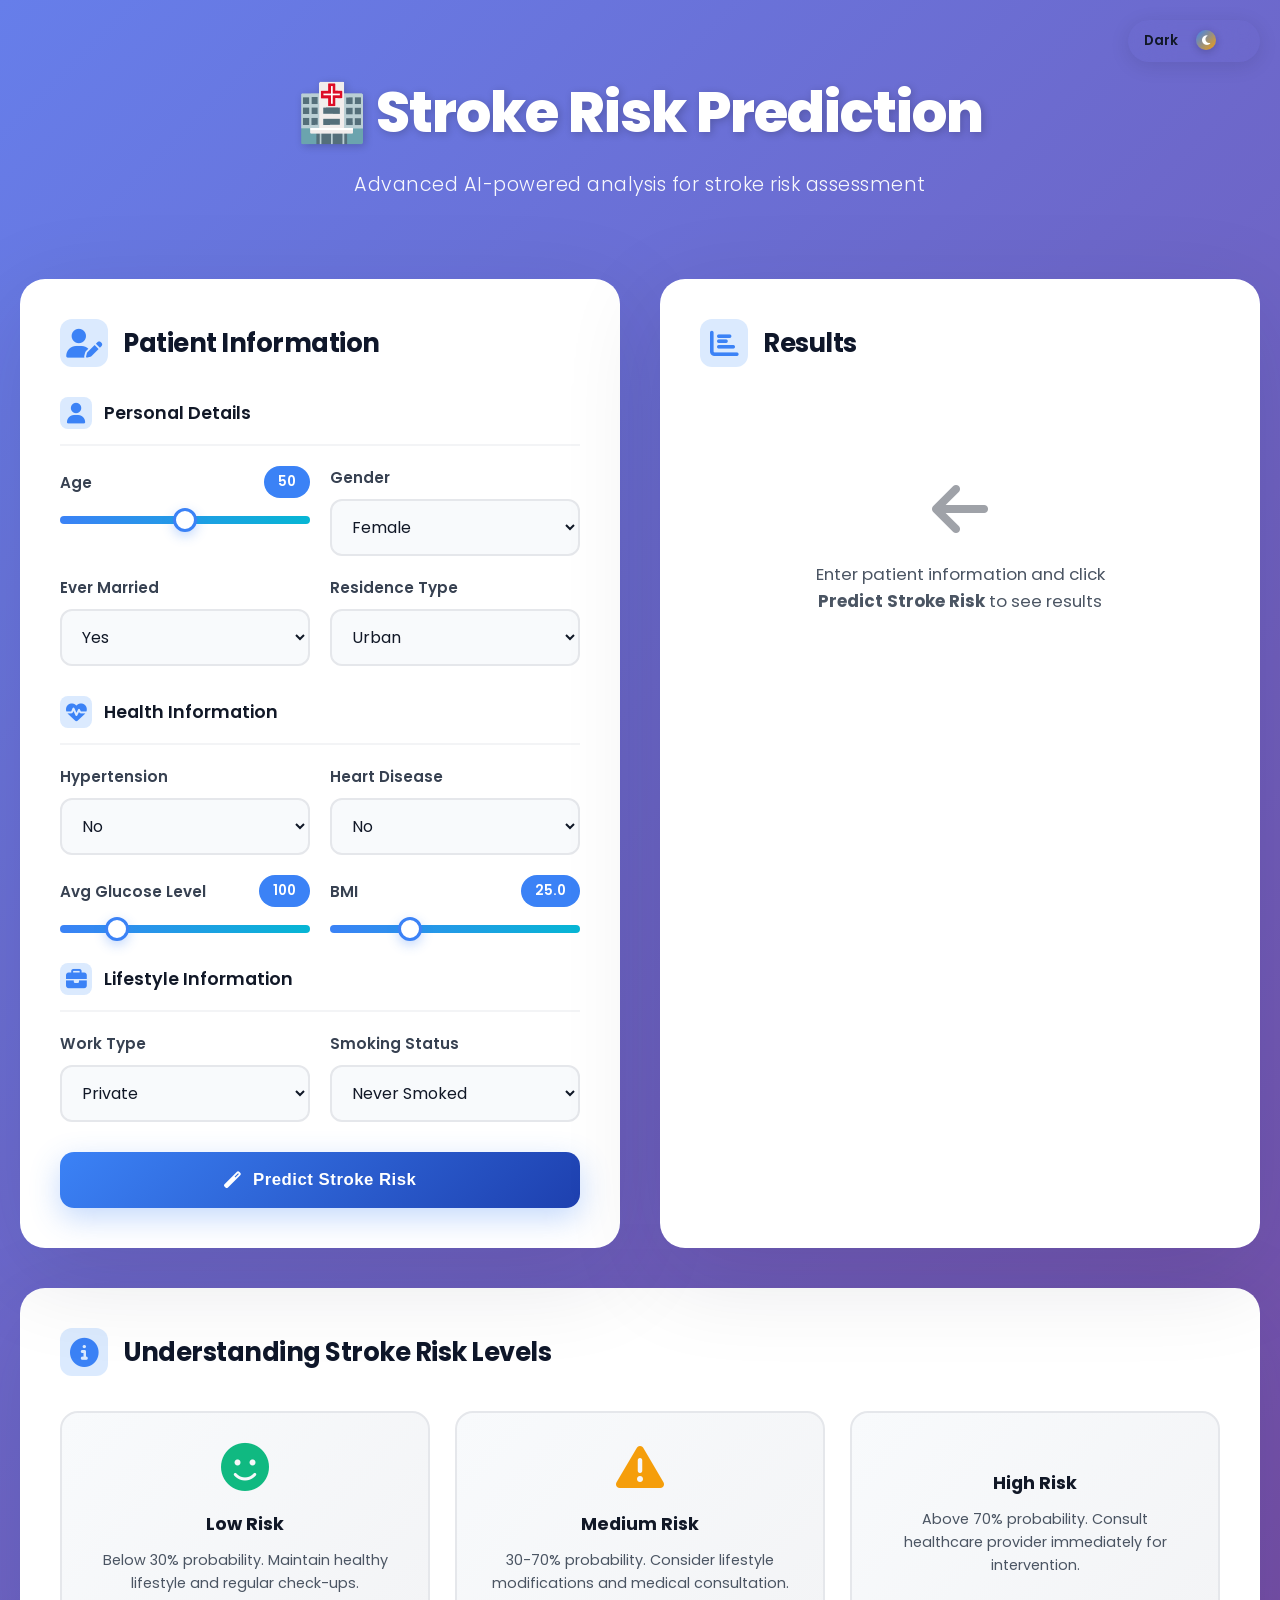
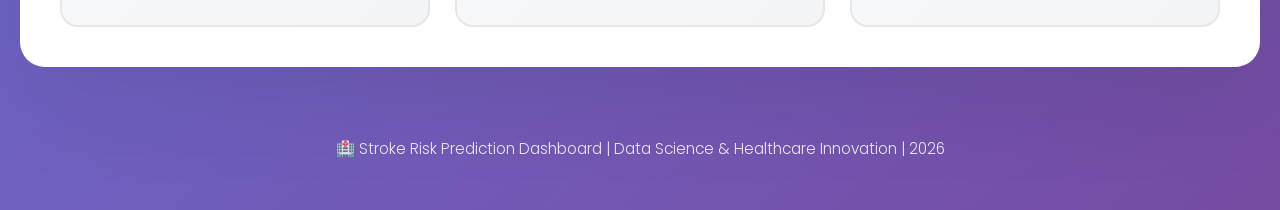
<file: templates/index.html>
<!DOCTYPE html>
<html lang="en">
<head>
    <meta charset="UTF-8">
    <meta name="viewport" content="width=device-width, initial-scale=1.0">
    <title>🏥 Stroke Risk Prediction Dashboard</title>
    <link href="https://fonts.googleapis.com/css2?family=Poppins:wght@300;400;500;600;700;800&family=Space+Mono:wght@400;700&display=swap" rel="stylesheet">
    <link rel="stylesheet" href="https://cdnjs.cloudflare.com/ajax/libs/font-awesome/6.4.0/css/all.min.css">
    <link rel="stylesheet" href="/static/css/theme-toggle.css">
    <style>
        :root {
            --primary: #3B82F6;
            --primary-dark: #1E40AF;
            --primary-light: #DBEAFE;
            --secondary: #06B6D4;
            --accent: #F59E0B;
            --success: #10B981;
            --danger: #EF4444;
            --warning: #F59E0B;
            --dark: #0F172A;
            --gray-900: #111827;
            --gray-800: #1F2937;
            --gray-700: #374151;
            --gray-600: #4B5563;
            --gray-200: #E5E7EB;
            --gray-100: #F3F4F6;
            --light: #F8FAFC;
            --white: #FFFFFF;
            --shadow: 0 20px 60px rgba(15, 23, 42, 0.08);
            --shadow-lg: 0 25px 100px rgba(15, 23, 42, 0.12);
        }

        * {
            margin: 0;
            padding: 0;
            box-sizing: border-box;
        }

        html {
            scroll-behavior: smooth;
        }

        body {
            font-family: 'Poppins', sans-serif;
            background: linear-gradient(135deg, #667eea 0%, #764ba2 100%);
            min-height: 100vh;
            padding: 20px;
            color: var(--gray-900);
        }

        .container {
            max-width: 1400px;
            margin: 0 auto;
        }

        /* Header */
        .header {
            text-align: center;
            color: white;
            padding: 50px 20px 40px;
            margin-bottom: 40px;
        }

        .header h1 {
            font-size: clamp(2rem, 5vw, 3.5rem);
            font-weight: 800;
            margin-bottom: 15px;
            text-shadow: 2px 2px 8px rgba(0,0,0,0.2);
            letter-spacing: -1px;
        }

        .header p {
            font-size: clamp(0.95rem, 2vw, 1.2rem);
            opacity: 0.95;
            font-weight: 300;
            letter-spacing: 0.5px;
        }

        /* Main Grid */
        .main-grid {
            display: grid;
            grid-template-columns: 1fr 1fr;
            gap: 40px;
            margin-bottom: 40px;
        }

        @media (max-width: 1024px) {
            .main-grid {
                grid-template-columns: 1fr;
                gap: 30px;
            }
        }

        /* Cards */
        .card {
            background: var(--white);
            border-radius: 25px;
            padding: 40px;
            box-shadow: var(--shadow-lg);
            transition: all 0.3s cubic-bezier(0.4, 0, 0.2, 1);
            backdrop-filter: blur(10px);
        }

        .card:hover {
            transform: translateY(-8px);
            box-shadow: 0 30px 90px rgba(15, 23, 42, 0.15);
        }

        @media (max-width: 640px) {
            .card {
                padding: 24px;
                border-radius: 20px;
            }
        }

        .card-title {
            font-size: 1.6rem;
            font-weight: 700;
            color: var(--dark);
            margin-bottom: 30px;
            display: flex;
            align-items: center;
            gap: 15px;
            letter-spacing: -0.5px;
        }

        .card-title i {
            color: var(--primary);
            font-size: 1.8rem;
            background: var(--primary-light);
            width: 48px;
            height: 48px;
            display: flex;
            align-items: center;
            justify-content: center;
            border-radius: 12px;
        }

        /* Form Styles */
        .form-section {
            margin-bottom: 30px;
        }

        .form-section:last-child {
            margin-bottom: 0;
        }

        .section-header {
            display: flex;
            align-items: center;
            gap: 12px;
            margin-bottom: 20px;
            padding-bottom: 15px;
            border-bottom: 2px solid var(--gray-100);
        }

        .section-header i {
            font-size: 1.3rem;
            width: 32px;
            height: 32px;
            display: flex;
            align-items: center;
            justify-content: center;
            border-radius: 8px;
            background: var(--primary-light);
            color: var(--primary);
        }

        .section-header h3 {
            font-size: 1.1rem;
            color: var(--gray-900);
            font-weight: 600;
        }

        .form-grid {
            display: grid;
            grid-template-columns: 1fr 1fr;
            gap: 20px;
        }

        @media (max-width: 768px) {
            .form-grid {
                grid-template-columns: 1fr;
                gap: 16px;
            }
        }

        .form-group {
            display: flex;
            flex-direction: column;
        }

        .form-group label {
            display: flex;
            align-items: center;
            justify-content: space-between;
            font-weight: 600;
            color: var(--gray-700);
            margin-bottom: 10px;
            font-size: 0.95rem;
        }

        .form-group input,
        .form-group select {
            width: 100%;
            padding: 14px 16px;
            border: 2px solid var(--gray-200);
            border-radius: 12px;
            font-size: 1rem;
            font-family: inherit;
            transition: all 0.3s ease;
            background: var(--light);
            color: var(--gray-900);
        }

        .form-group input::placeholder,
        .form-group select::placeholder {
            color: var(--gray-600);
        }

        .form-group input:hover,
        .form-group select:hover {
            border-color: var(--primary);
            background: var(--white);
        }

        .form-group input:focus,
        .form-group select:focus {
            outline: none;
            border-color: var(--primary);
            background: var(--white);
            box-shadow: 0 0 0 4px rgba(59, 130, 246, 0.1);
        }

        .form-group input[type="range"] {
            padding: 0;
            height: 8px;
            -webkit-appearance: none;
            background: linear-gradient(to right, var(--primary), var(--secondary));
            border-radius: 5px;
            border: none;
            cursor: pointer;
            margin-top: 8px;
        }

        .form-group input[type="range"]::-webkit-slider-thumb {
            -webkit-appearance: none;
            width: 24px;
            height: 24px;
            background: var(--white);
            border: 3px solid var(--primary);
            border-radius: 50%;
            cursor: pointer;
            box-shadow: 0 4px 12px rgba(59, 130, 246, 0.3);
            transition: all 0.2s ease;
        }

        .form-group input[type="range"]::-webkit-slider-thumb:hover {
            transform: scale(1.15);
            box-shadow: 0 6px 20px rgba(59, 130, 246, 0.5);
        }

        .form-group input[type="range"]::-moz-range-thumb {
            width: 24px;
            height: 24px;
            background: var(--white);
            border: 3px solid var(--primary);
            border-radius: 50%;
            cursor: pointer;
            box-shadow: 0 4px 12px rgba(59, 130, 246, 0.3);
            transition: all 0.2s ease;
        }

        .range-value {
            display: inline-block;
            background: var(--primary);
            color: white;
            padding: 6px 14px;
            border-radius: 20px;
            font-weight: 600;
            font-size: 0.85rem;
        }

        /* Predict Button */
        .predict-btn {
            width: 100%;
            padding: 18px 24px;
            background: linear-gradient(135deg, var(--primary) 0%, var(--primary-dark) 100%);
            color: white;
            border: none;
            border-radius: 14px;
            font-size: 1.05rem;
            font-weight: 700;
            cursor: pointer;
            transition: all 0.3s cubic-bezier(0.4, 0, 0.2, 1);
            display: flex;
            align-items: center;
            justify-content: center;
            gap: 12px;
            margin-top: 30px;
            letter-spacing: 0.5px;
            box-shadow: 0 10px 30px rgba(59, 130, 246, 0.3);
        }

        .predict-btn:hover:not(.loading) {
            transform: translateY(-3px);
            box-shadow: 0 15px 50px rgba(59, 130, 246, 0.5);
        }

        .predict-btn:active:not(.loading) {
            transform: translateY(-1px);
        }

        .predict-btn.loading {
            opacity: 0.8;
            pointer-events: none;
        }

        /* Results Section */
        .results-container {
            display: none;
            animation: fadeInUp 0.5s ease;
        }

        .results-container.show {
            display: block;
        }

        @keyframes fadeInUp {
            from {
                opacity: 0;
                transform: translateY(30px);
            }
            to {
                opacity: 1;
                transform: translateY(0);
            }
        }

        .placeholder {
            text-align: center;
            padding: 80px 20px;
            color: var(--gray-400);
        }

        .placeholder i {
            font-size: 4rem;
            margin-bottom: 20px;
            opacity: 0.4;
        }

        .placeholder p {
            font-size: 1.05rem;
            line-height: 1.6;
            color: var(--gray-600);
        }

        .result-card {
            background: linear-gradient(135deg, var(--light) 0%, var(--gray-100) 100%);
            border-radius: 16px;
            padding: 24px;
            margin-bottom: 20px;
            border: 2px solid var(--gray-200);
            border-left: 5px solid var(--primary);
            transition: all 0.3s ease;
        }

        .result-card:hover {
            transform: translateX(5px);
        }

        .result-card.low-risk {
            border-left-color: var(--success);
            background: linear-gradient(135deg, #ECFDF5 0%, #D1FAE5 100%);
            border-color: #A7F3D0;
        }

        .result-card.medium-risk {
            border-left-color: var(--warning);
            background: linear-gradient(135deg, #FFFBEB 0%, #FEF3C7 100%);
            border-color: #FDE68A;
        }

        .result-card.high-risk {
            border-left-color: var(--danger);
            background: linear-gradient(135deg, #FEF2F2 0%, #FEE2E2 100%);
            border-color: #FECACA;
        }

        .result-card h3 {
            font-size: 1.15rem;
            color: var(--gray-900);
            margin-bottom: 16px;
            display: flex;
            align-items: center;
            gap: 12px;
            font-weight: 700;
        }

        .result-card h3 i {
            font-size: 1.4rem;
            background: rgba(59, 130, 246, 0.1);
            width: 40px;
            height: 40px;
            display: flex;
            align-items: center;
            justify-content: center;
            border-radius: 10px;
            color: var(--primary);
        }

        .probability-bar {
            height: 32px;
            background: #E5E7EB;
            border-radius: 16px;
            overflow: hidden;
            margin-bottom: 16px;
            box-shadow: inset 0 2px 4px rgba(0,0,0,0.05);
        }

        .probability-fill {
            height: 100%;
            border-radius: 16px;
            transition: width 1s cubic-bezier(0.34, 1.56, 0.64, 1);
            display: flex;
            align-items: center;
            justify-content: center;
            color: white;
            font-weight: 700;
            font-size: 0.9rem;
            min-width: 45px;
        }

        .probability-fill.low {
            background: linear-gradient(90deg, var(--success), #34D399);
        }

        .probability-fill.medium {
            background: linear-gradient(90deg, var(--warning), #FCD34D);
        }

        .probability-fill.high {
            background: linear-gradient(90deg, var(--danger), #F87171);
        }

        .risk-badge {
            display: inline-block;
            padding: 8px 18px;
            border-radius: 20px;
            font-weight: 700;
            font-size: 0.85rem;
            text-transform: uppercase;
            letter-spacing: 0.5px;
        }

        .risk-badge.low {
            background: var(--success);
            color: white;
        }

        .risk-badge.medium {
            background: var(--warning);
            color: #78350F;
        }

        .risk-badge.high {
            background: var(--danger);
            color: white;
        }

        /* Ensemble Card */
        .ensemble-card {
            background: linear-gradient(135deg, var(--primary) 0%, var(--secondary) 100%);
            color: white;
            border-radius: 20px;
            padding: 40px;
            text-align: center;
            margin-top: 24px;
            box-shadow: 0 20px 60px rgba(59, 130, 246, 0.3);
        }

        .ensemble-card h2 {
            font-size: 1.4rem;
            margin-bottom: 20px;
            font-weight: 700;
            letter-spacing: -0.5px;
        }

        .ensemble-probability {
            font-size: 5rem;
            font-weight: 800;
            margin-bottom: 15px;
            letter-spacing: -2px;
            background: linear-gradient(135deg, #E0F2FE, #F0F9FF);
            -webkit-background-clip: text;
            -webkit-text-fill-color: transparent;
            background-clip: text;
        }

        .ensemble-risk {
            font-size: 1.15rem;
            opacity: 0.95;
            font-weight: 600;
        }

        /* Patient Summary */
        .patient-summary {
            background: var(--light);
            border-radius: 16px;
            padding: 24px;
            margin-top: 24px;
            border: 2px solid var(--gray-100);
        }

        .patient-summary h4 {
            margin-bottom: 18px;
            color: var(--gray-900);
            font-size: 1.05rem;
            font-weight: 700;
            display: flex;
            align-items: center;
            gap: 10px;
        }

        .patient-summary h4 i {
            color: var(--primary);
        }

        .summary-grid {
            display: grid;
            grid-template-columns: repeat(2, 1fr);
            gap: 12px;
        }

        @media (max-width: 640px) {
            .summary-grid {
                grid-template-columns: 1fr;
            }
        }

        .summary-item {
            display: flex;
            justify-content: space-between;
            padding: 12px 16px;
            background: white;
            border-radius: 12px;
            font-size: 0.9rem;
            border: 1px solid var(--gray-200);
            transition: all 0.2s ease;
        }

        .summary-item:hover {
            border-color: var(--primary);
            box-shadow: 0 4px 12px rgba(59, 130, 246, 0.1);
        }

        .summary-item span:first-child {
            color: var(--gray-600);
            font-weight: 500;
        }

        .summary-item span:last-child {
            font-weight: 700;
            color: var(--primary);
        }

        /* Info Section */
        .info-section {
            background: var(--white);
            border-radius: 25px;
            padding: 40px;
            box-shadow: var(--shadow-lg);
        }

        @media (max-width: 640px) {
            .info-section {
                padding: 24px;
            }
        }

        .info-section .card-title {
            margin-bottom: 35px;
        }

        .info-grid {
            display: grid;
            grid-template-columns: repeat(3, 1fr);
            gap: 25px;
        }

        @media (max-width: 768px) {
            .info-grid {
                grid-template-columns: repeat(2, 1fr);
                gap: 20px;
            }
        }

        @media (max-width: 640px) {
            .info-grid {
                grid-template-columns: 1fr;
            }
        }

        .info-card {
            text-align: center;
            padding: 30px;
            background: linear-gradient(135deg, var(--light) 0%, var(--gray-100) 100%);
            border-radius: 18px;
            border: 2px solid var(--gray-200);
            transition: all 0.3s ease;
        }

        .info-card:hover {
            transform: translateY(-8px);
            border-color: var(--primary);
            box-shadow: 0 15px 40px rgba(59, 130, 246, 0.1);
        }

        .info-card i {
            font-size: 3rem;
            margin-bottom: 20px;
            display: inline-block;
        }

        .info-card.low i {
            color: var(--success);
        }

        .info-card.medium i {
            color: var(--warning);
        }

        .info-card.high i {
            color: var(--danger);
        }

        .info-card h4 {
            margin-bottom: 12px;
            color: var(--gray-900);
            font-size: 1.1rem;
            font-weight: 700;
        }

        .info-card p {
            font-size: 0.9rem;
            color: var(--gray-600);
            line-height: 1.6;
        }

        /* Footer */
        .footer {
            text-align: center;
            color: white;
            padding: 30px;
            margin-top: 40px;
            opacity: 0.85;
            font-size: 0.95rem;
            font-weight: 300;
        }

        /* Loading Spinner */
        .spinner {
            width: 24px;
            height: 24px;
            border: 3px solid rgba(255,255,255,0.3);
            border-top-color: white;
            border-radius: 50%;
            animation: spin 1s linear infinite;
        }

        @keyframes spin {
            to {
                transform: rotate(360deg);
            }
        }

        /* Error Message */
        .error-message {
            background: #FEE2E2;
            color: var(--danger);
            padding: 16px 20px;
            border-radius: 12px;
            margin-top: 20px;
            display: none;
            border: 2px solid #FECACA;
            font-weight: 500;
            animation: slideDown 0.3s ease;
        }

        .error-message.show {
            display: block;
        }

        @keyframes slideDown {
            from {
                opacity: 0;
                transform: translateY(-10px);
            }
            to {
                opacity: 1;
                transform: translateY(0);
            }
        }

        /* Responsive adjustments */
        @media (max-width: 640px) {
            body {
                padding: 16px;
            }

            .header {
                padding: 35px 16px 30px;
                margin-bottom: 30px;
            }

            .main-grid {
                gap: 24px;
            }

            .card-title {
                font-size: 1.35rem;
            }
        }
    </style>
</head>
<body>
    <div class="container">
        <!-- Header -->
        <div class="header">
            <h1>🏥 Stroke Risk Prediction</h1>
            <p>Advanced AI-powered analysis for stroke risk assessment</p>
        </div>

        <!-- Main Grid -->
        <div class="main-grid">
            <!-- Input Form -->
            <div class="card">
                <h2 class="card-title"><i class="fas fa-user-edit"></i> Patient Information</h2>
                
                <form id="predictionForm">
                    <!-- Personal Information -->
                    <div class="form-section">
                        <div class="section-header">
                            <i class="fas fa-user"></i>
                            <h3>Personal Details</h3>
                        </div>
                        <div class="form-grid">
                            <div class="form-group">
                                <label>Age <span class="range-value" id="ageValue">50</span></label>
                                <input type="range" id="age" name="age" min="0" max="100" value="50">
                            </div>
                            <div class="form-group">
                                <label>Gender</label>
                                <select id="gender" name="gender">
                                    <option value="Female">Female</option>
                                    <option value="Male">Male</option>
                                    <option value="Other">Other</option>
                                </select>
                            </div>
                            <div class="form-group">
                                <label>Ever Married</label>
                                <select id="ever_married" name="ever_married">
                                    <option value="Yes">Yes</option>
                                    <option value="No">No</option>
                                </select>
                            </div>
                            <div class="form-group">
                                <label>Residence Type</label>
                                <select id="residence_type" name="residence_type">
                                    <option value="Urban">Urban</option>
                                    <option value="Rural">Rural</option>
                                </select>
                            </div>
                        </div>
                    </div>

                    <!-- Health Information -->
                    <div class="form-section">
                        <div class="section-header">
                            <i class="fas fa-heartbeat"></i>
                            <h3>Health Information</h3>
                        </div>
                        <div class="form-grid">
                            <div class="form-group">
                                <label>Hypertension</label>
                                <select id="hypertension" name="hypertension">
                                    <option value="0">No</option>
                                    <option value="1">Yes</option>
                                </select>
                            </div>
                            <div class="form-group">
                                <label>Heart Disease</label>
                                <select id="heart_disease" name="heart_disease">
                                    <option value="0">No</option>
                                    <option value="1">Yes</option>
                                </select>
                            </div>
                            <div class="form-group">
                                <label>Avg Glucose Level <span class="range-value" id="glucoseValue">100</span></label>
                                <input type="range" id="avg_glucose_level" name="avg_glucose_level" min="50" max="300" value="100">
                            </div>
                            <div class="form-group">
                                <label>BMI <span class="range-value" id="bmiValue">25.0</span></label>
                                <input type="range" id="bmi" name="bmi" min="10" max="60" value="25" step="0.1">
                            </div>
                        </div>
                    </div>

                    <!-- Lifestyle Information -->
                    <div class="form-section">
                        <div class="section-header">
                            <i class="fas fa-briefcase"></i>
                            <h3>Lifestyle Information</h3>
                        </div>
                        <div class="form-grid">
                            <div class="form-group">
                                <label>Work Type</label>
                                <select id="work_type" name="work_type">
                                    <option value="Private">Private</option>
                                    <option value="Self-employed">Self-employed</option>
                                    <option value="Govt_job">Government Job</option>
                                    <option value="children">Children</option>
                                    <option value="Never_worked">Never Worked</option>
                                </select>
                            </div>
                            <div class="form-group">
                                <label>Smoking Status</label>
                                <select id="smoking_status" name="smoking_status">
                                    <option value="never smoked">Never Smoked</option>
                                    <option value="formerly smoked">Formerly Smoked</option>
                                    <option value="smokes">Currently Smokes</option>
                                    <option value="Unknown">Unknown</option>
                                </select>
                            </div>
                        </div>
                    </div>

                    <button type="submit" class="predict-btn" id="predictBtn">
                        <i class="fas fa-magic"></i>
                        <span>Predict Stroke Risk</span>
                    </button>
                </form>

                <div class="error-message" id="errorMessage"></div>
            </div>

            <!-- Results Section -->
            <div class="card">
                <h2 class="card-title"><i class="fas fa-chart-bar"></i> Results</h2>
                
                <div class="placeholder" id="placeholder">
                    <i class="fas fa-arrow-left"></i>
                    <p>Enter patient information and click<br><strong>Predict Stroke Risk</strong> to see results</p>
                </div>

                <div class="results-container" id="resultsContainer">
                    <!-- Model A Result -->
                    <div class="result-card" id="resultA">
                        <h3><i class="fas fa-brain"></i> Model A (Original Data)</h3>
                        <div class="probability-bar">
                            <div class="probability-fill" id="probFillA" style="width: 0%;">0%</div>
                        </div>
                        <span class="risk-badge" id="riskBadgeA">-</span>
                    </div>

                    <!-- Model B Result -->
                    <div class="result-card" id="resultB">
                        <h3><i class="fas fa-robot"></i> Model B (Synthetic Data)</h3>
                        <div class="probability-bar">
                            <div class="probability-fill" id="probFillB" style="width: 0%;">0%</div>
                        </div>
                        <span class="risk-badge" id="riskBadgeB">-</span>
                    </div>

                    <!-- Ensemble Result -->
                    <div class="ensemble-card" id="ensembleCard">
                        <h2>🎯 Combined Prediction</h2>
                        <div class="ensemble-probability" id="ensembleProb">--%</div>
                        <div class="ensemble-risk" id="ensembleRisk">Risk Level: --</div>
                    </div>

                    <!-- Patient Summary -->
                    <div class="patient-summary">
                        <h4><i class="fas fa-clipboard-list"></i> Patient Summary</h4>
                        <div class="summary-grid" id="patientSummary">
                            <!-- Filled by JavaScript -->
                        </div>
                    </div>
                </div>
            </div>
        </div>

        <!-- Info Section -->
        <div class="info-section">
            <h2 class="card-title"><i class="fas fa-info-circle"></i> Understanding Stroke Risk Levels</h2>
            <div class="info-grid">
                <div class="info-card low">
                    <i class="fas fa-smile"></i>
                    <h4>Low Risk</h4>
                    <p>Below 30% probability. Maintain healthy lifestyle and regular check-ups.</p>
                </div>
                <div class="info-card medium">
                    <i class="fas fa-exclamation-triangle"></i>
                    <h4>Medium Risk</h4>
                    <p>30-70% probability. Consider lifestyle modifications and medical consultation.</p>
                </div>
                <div class="info-card high">
                    <i class="fas fa-alert"></i>
                    <h4>High Risk</h4>
                    <p>Above 70% probability. Consult healthcare provider immediately for intervention.</p>
                </div>
            </div>
        </div>

        <!-- Footer -->
        <div class="footer">
            <p>🏥 Stroke Risk Prediction Dashboard | Data Science & Healthcare Innovation | 2026</p>
        </div>
    </div>

    <script>
        // Range input handlers
        const ageInput = document.getElementById('age');
        const ageValue = document.getElementById('ageValue');
        const glucoseInput = document.getElementById('avg_glucose_level');
        const glucoseValue = document.getElementById('glucoseValue');
        const bmiInput = document.getElementById('bmi');
        const bmiValue = document.getElementById('bmiValue');

        ageInput.addEventListener('input', (e) => {
            ageValue.textContent = e.target.value;
        });

        glucoseInput.addEventListener('input', (e) => {
            glucoseValue.textContent = e.target.value;
        });

        bmiInput.addEventListener('input', (e) => {
            bmiValue.textContent = parseFloat(e.target.value).toFixed(1);
        });

        // Form submission
        const form = document.getElementById('predictionForm');
        const predictBtn = document.getElementById('predictBtn');
        const resultsContainer = document.getElementById('resultsContainer');
        const placeholder = document.getElementById('placeholder');
        const errorMessage = document.getElementById('errorMessage');

        form.addEventListener('submit', async (e) => {
            e.preventDefault();
            
            // Validate form
            const age = parseFloat(ageInput.value);
            if (age < 0 || age > 120) {
                showError('Please enter a valid age between 0 and 120');
                return;
            }

            // Show loading state
            predictBtn.classList.add('loading');
            predictBtn.innerHTML = '<div class="spinner"></div><span>Analyzing...</span>';
            errorMessage.classList.remove('show');

            try {
                // Simulate API call
                await new Promise(resolve => setTimeout(resolve, 1500));

                // Generate predictions
                const predictions = generatePredictions();
                displayResults(predictions);
                
                placeholder.style.display = 'none';
                resultsContainer.classList.add('show');
            } catch (error) {
                showError('An error occurred. Please try again.');
            } finally {
                predictBtn.classList.remove('loading');
                predictBtn.innerHTML = '<i class="fas fa-magic"></i><span>Predict Stroke Risk</span>';
            }
        });

        function generatePredictions() {
            const age = parseFloat(ageInput.value);
            const hypertension = parseInt(document.getElementById('hypertension').value);
            const heart_disease = parseInt(document.getElementById('heart_disease').value);
            const glucose = parseFloat(glucoseInput.value);
            const bmi = parseFloat(bmiInput.value);

            // Simple risk calculation
            let risk = 0;
            risk += (age / 100) * 30;
            risk += hypertension * 20;
            risk += heart_disease * 15;
            risk += ((glucose - 80) / 220) * 20;
            risk += ((bmi - 18.5) / 15) * 15;

            risk = Math.max(0, Math.min(100, risk));

            // Add some variation for models
            const modelA = risk + (Math.random() - 0.5) * 15;
            const modelB = risk + (Math.random() - 0.5) * 15;
            const ensemble = (modelA + modelB) / 2;

            return {
                modelA: Math.max(0, Math.min(100, modelA)),
                modelB: Math.max(0, Math.min(100, modelB)),
                ensemble: Math.max(0, Math.min(100, ensemble))
            };
        }

        function displayResults(predictions) {
            const modelA = predictions.modelA;
            const modelB = predictions.modelB;
            const ensemble = predictions.ensemble;

            // Update Model A
            updateModelDisplay('A', modelA);
            updateModelDisplay('B', modelB);

            // Update Ensemble
            document.getElementById('ensembleProb').textContent = ensemble.toFixed(1) + '%';
            document.getElementById('ensembleRisk').textContent = 'Risk Level: ' + getRiskLevel(ensemble);

            // Update Patient Summary
            updatePatientSummary();
        }

        function updateModelDisplay(model, probability) {
            const probFill = document.getElementById(`probFill${model}`);
            const riskBadge = document.getElementById(`riskBadge${model}`);
            const resultCard = document.getElementById(`result${model}`);

            const riskLevel = getRiskLevel(probability);

            probFill.textContent = probability.toFixed(1) + '%';
            probFill.style.width = probability + '%';
            probFill.className = `probability-fill ${getRiskClass(probability)}`;
            
            riskBadge.textContent = riskLevel;
            riskBadge.className = `risk-badge ${getRiskClass(probability)}`;

            resultCard.className = `result-card ${getRiskClass(probability)}-risk`;
        }

        function getRiskLevel(probability) {
            if (probability < 30) return 'Low Risk';
            if (probability < 70) return 'Medium Risk';
            return 'High Risk';
        }

        function getRiskClass(probability) {
            if (probability < 30) return 'low';
            if (probability < 70) return 'medium';
            return 'high';
        }

        function updatePatientSummary() {
            const summary = document.getElementById('patientSummary');
            const data = {
                'Age': ageInput.value + ' years',
                'Gender': document.getElementById('gender').value,
                'Married': document.getElementById('ever_married').value,
                'Residence': document.getElementById('residence_type').value,
                'Hypertension': document.getElementById('hypertension').value === '1' ? 'Yes' : 'No',
                'Heart Disease': document.getElementById('heart_disease').value === '1' ? 'Yes' : 'No',
                'Glucose': glucoseInput.value + ' mg/dL',
                'BMI': bmiInput.value
            };

            summary.innerHTML = Object.entries(data).map(([key, value]) => `
                <div class="summary-item">
                    <span>${key}</span>
                    <span>${value}</span>
                </div>
            `).join('');
        }

        function showError(message) {
            errorMessage.textContent = message;
            errorMessage.classList.add('show');
            setTimeout(() => {
                errorMessage.classList.remove('show');
            }, 5000);
        }
    </script>
    <script src="/static/js/theme-toggle.js"></script>
</body>
</html>
</file>
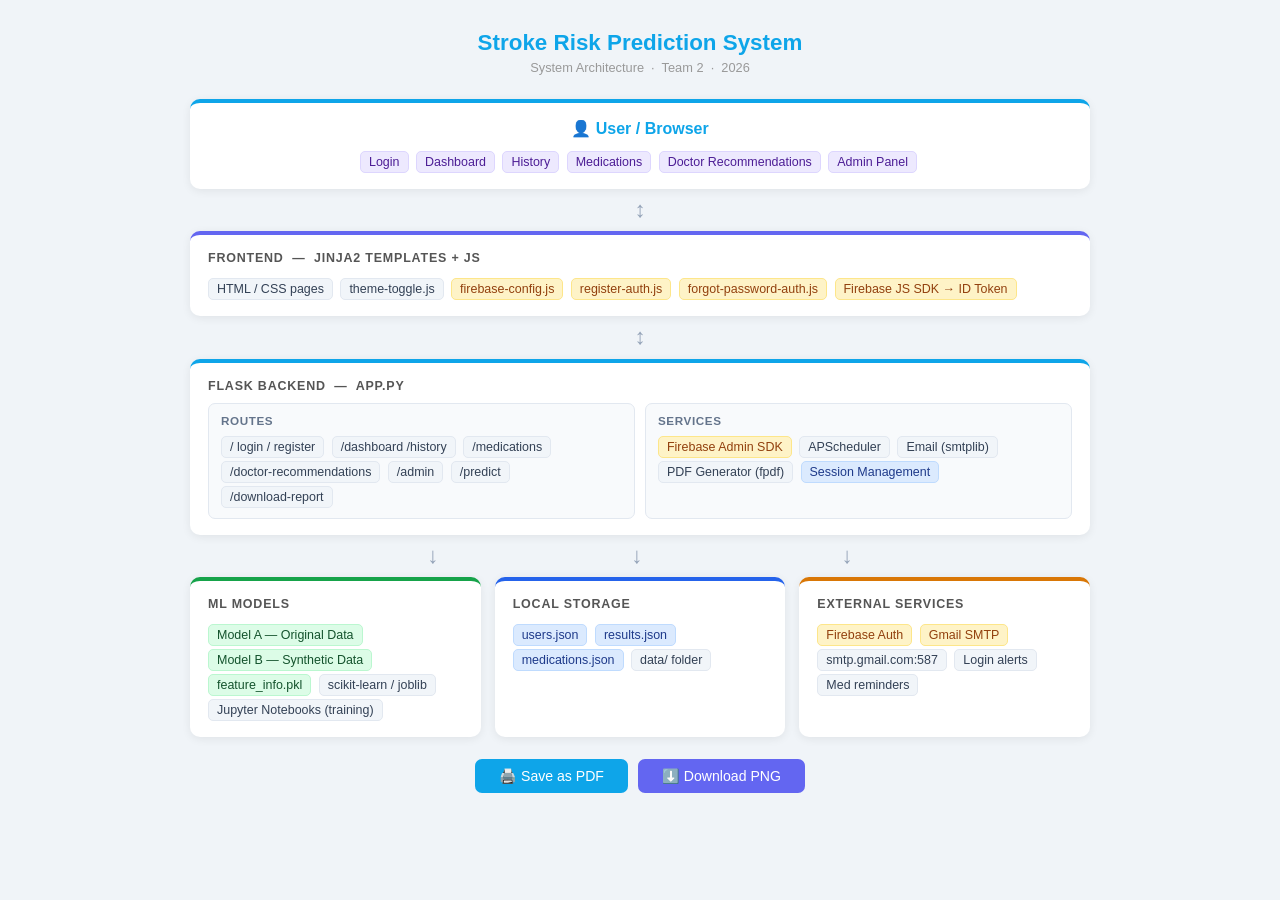
<file: system_architecture.html>
<!DOCTYPE html>
<html lang="en">
<head>
  <meta charset="UTF-8" />
  <meta name="viewport" content="width=device-width, initial-scale=1.0"/>
  <title>Stroke Prediction System – Architecture</title>
  <style>
    * { box-sizing: border-box; margin: 0; padding: 0; }
    body {
      font-family: 'Segoe UI', Arial, sans-serif;
      background: #f0f4f8;
      min-height: 100vh;
      display: flex;
      flex-direction: column;
      align-items: center;
      padding: 30px 20px 40px;
      overflow-x: hidden;
    }
    h1 { font-size: 1.4rem; color: #0ea5e9; margin-bottom: 4px; text-align: center; }
    p.sub { font-size: 0.8rem; color: #999; margin-bottom: 24px; text-align: center; }

    /* ── Grid layout ── */
    .arch {
      width: 100%;
      max-width: 900px;
      display: grid;
      grid-template-columns: 1fr 1fr 1fr;
      grid-template-rows: auto auto auto auto;
      gap: 14px;
    }

    /* spans */
    .user-row   { grid-column: 1 / -1; }
    .backend    { grid-column: 1 / -1; }
    .col-ml     { grid-column: 1; }
    .col-store  { grid-column: 2; }
    .col-ext    { grid-column: 3; }

    /* boxes */
    .box {
      background: #fff;
      border-radius: 10px;
      box-shadow: 0 2px 10px rgba(0,0,0,0.07);
      padding: 16px 18px;
      border-top: 4px solid #cbd5e1;
    }
    .box.user   { border-color: #0ea5e9; text-align: center; }
    .box.front  { border-color: #6366f1; }
    .box.back   { border-color: #0ea5e9; }
    .box.ml     { border-color: #16a34a; }
    .box.store  { border-color: #2563eb; }
    .box.ext    { border-color: #d97706; }

    .box h2 {
      font-size: 0.78rem;
      text-transform: uppercase;
      letter-spacing: 0.8px;
      margin-bottom: 10px;
      color: #555;
    }
    .box.user h2 { color: #0ea5e9; font-size: 1rem; text-transform: none; letter-spacing: 0; }

    .tag {
      display: inline-block;
      background: #f1f5f9;
      color: #334155;
      font-size: 0.78rem;
      padding: 3px 8px;
      border-radius: 5px;
      margin: 3px 3px 0 0;
      border: 1px solid #e2e8f0;
    }
    .tag.green  { background: #dcfce7; border-color: #bbf7d0; color: #14532d; }
    .tag.blue   { background: #dbeafe; border-color: #bfdbfe; color: #1e3a8a; }
    .tag.orange { background: #fef3c7; border-color: #fde68a; color: #92400e; }
    .tag.purple { background: #ede9fe; border-color: #ddd6fe; color: #4c1d95; }

    /* arrows between rows */
    .arrow {
      grid-column: 1 / -1;
      text-align: center;
      font-size: 1.4rem;
      color: #94a3b8;
      line-height: 1;
      margin: -4px 0;
    }

    /* backend inner grid */
    .back-inner {
      display: grid;
      grid-template-columns: 1fr 1fr;
      gap: 10px;
      margin-top: 4px;
    }
    .inner-box {
      background: #f8fafc;
      border-radius: 7px;
      padding: 10px 12px;
      border: 1px solid #e2e8f0;
    }
    .inner-box h3 { font-size: 0.73rem; color: #64748b; text-transform: uppercase; letter-spacing: 0.6px; margin-bottom: 6px; }

    /* bottom row inner */
    .bottom-inner { margin-top: 4px; }

    /* buttons */
    .btns { margin-top: 22px; display: flex; gap: 10px; justify-content: center; }
    button {
      background: #0ea5e9; color: #fff; border: none;
      padding: 9px 24px; border-radius: 7px; font-size: 0.88rem; cursor: pointer;
    }
    button:hover { background: #0284c7; }
    button.sec { background: #6366f1; }
    button.sec:hover { background: #4f46e5; }

    @media print {
      body { background: #fff; padding: 10px; }
      .btns { display: none; }
      .box { box-shadow: none; border: 1px solid #ddd; border-top-width: 4px; }
    }
  </style>
</head>
<body>

  <h1>Stroke Risk Prediction System</h1>
  <p class="sub">System Architecture &nbsp;·&nbsp; Team 2 &nbsp;·&nbsp; 2026</p>

  <div class="arch">

    <!-- Row 1: User -->
    <div class="box user user-row">
      <h2>👤 User / Browser</h2>
      <span class="tag purple">Login</span>
      <span class="tag purple">Dashboard</span>
      <span class="tag purple">History</span>
      <span class="tag purple">Medications</span>
      <span class="tag purple">Doctor Recommendations</span>
      <span class="tag purple">Admin Panel</span>
    </div>

    <div class="arrow">↕</div>

    <!-- Row 2: Frontend -->
    <div class="box front user-row">
      <h2>Frontend &nbsp;—&nbsp; Jinja2 Templates + JS</h2>
      <span class="tag">HTML / CSS pages</span>
      <span class="tag">theme-toggle.js</span>
      <span class="tag orange">firebase-config.js</span>
      <span class="tag orange">register-auth.js</span>
      <span class="tag orange">forgot-password-auth.js</span>
      <span class="tag orange">Firebase JS SDK → ID Token</span>
    </div>

    <div class="arrow">↕</div>

    <!-- Row 3: Flask Backend -->
    <div class="box back backend">
      <h2>Flask Backend &nbsp;—&nbsp; app.py</h2>
      <div class="back-inner">
        <div class="inner-box">
          <h3>Routes</h3>
          <span class="tag">/ login / register</span>
          <span class="tag">/dashboard /history</span>
          <span class="tag">/medications</span>
          <span class="tag">/doctor-recommendations</span>
          <span class="tag">/admin</span>
          <span class="tag">/predict</span>
          <span class="tag">/download-report</span>
        </div>
        <div class="inner-box">
          <h3>Services</h3>
          <span class="tag orange">Firebase Admin SDK</span>
          <span class="tag">APScheduler</span>
          <span class="tag">Email (smtplib)</span>
          <span class="tag">PDF Generator (fpdf)</span>
          <span class="tag blue">Session Management</span>
        </div>
      </div>
    </div>

    <div class="arrow">↓ &nbsp;&nbsp;&nbsp;&nbsp;&nbsp;&nbsp;&nbsp;&nbsp;&nbsp;&nbsp;&nbsp;&nbsp;&nbsp;&nbsp;&nbsp;&nbsp;&nbsp;&nbsp;&nbsp;&nbsp;&nbsp;&nbsp;&nbsp;&nbsp;&nbsp;&nbsp;&nbsp;&nbsp;&nbsp; ↓ &nbsp;&nbsp;&nbsp;&nbsp;&nbsp;&nbsp;&nbsp;&nbsp;&nbsp;&nbsp;&nbsp;&nbsp;&nbsp;&nbsp;&nbsp;&nbsp;&nbsp;&nbsp;&nbsp;&nbsp;&nbsp;&nbsp;&nbsp;&nbsp;&nbsp;&nbsp;&nbsp;&nbsp;&nbsp;&nbsp; ↓</div>

    <!-- Row 4: ML / Storage / External -->
    <div class="box ml col-ml">
      <h2>ML Models</h2>
      <div class="bottom-inner">
        <span class="tag green">Model A — Original Data</span>
        <span class="tag green">Model B — Synthetic Data</span>
        <span class="tag green">feature_info.pkl</span>
        <span class="tag">scikit-learn / joblib</span>
        <span class="tag">Jupyter Notebooks (training)</span>
      </div>
    </div>

    <div class="box store col-store">
      <h2>Local Storage</h2>
      <div class="bottom-inner">
        <span class="tag blue">users.json</span>
        <span class="tag blue">results.json</span>
        <span class="tag blue">medications.json</span>
        <span class="tag">data/ folder</span>
      </div>
    </div>

    <div class="box ext col-ext">
      <h2>External Services</h2>
      <div class="bottom-inner">
        <span class="tag orange">Firebase Auth</span>
        <span class="tag orange">Gmail SMTP</span>
        <span class="tag">smtp.gmail.com:587</span>
        <span class="tag">Login alerts</span>
        <span class="tag">Med reminders</span>
      </div>
    </div>

  </div>

  <div class="btns">
    <button onclick="window.print()">🖨️ Save as PDF</button>
    <button class="sec" onclick="downloadPNG()">⬇️ Download PNG</button>
  </div>

  <script>
    function downloadPNG() {
      // Draw the architecture div onto a canvas and save as PNG
      const el = document.querySelector('.arch');
      const rect = el.getBoundingClientRect();
      const scale = 2;
      const canvas = document.createElement('canvas');
      canvas.width  = rect.width  * scale;
      canvas.height = rect.height * scale;
      const ctx = canvas.getContext('2d');

      // Use html2canvas if available, else fallback message
      if (window.html2canvas) {
        html2canvas(el, { scale: 2, backgroundColor: '#f0f4f8' }).then(c => {
          const a = Object.assign(document.createElement('a'), {
            href: c.toDataURL('image/png'),
            download: 'stroke_prediction_architecture.png'
          });
          a.click();
        });
      } else {
        // Load html2canvas on demand
        const s = document.createElement('script');
        s.src = 'https://cdn.jsdelivr.net/npm/html2canvas@1.4.1/dist/html2canvas.min.js';
        s.onload = () => {
          html2canvas(el, { scale: 2, backgroundColor: '#f0f4f8' }).then(c => {
            const a = Object.assign(document.createElement('a'), {
              href: c.toDataURL('image/png'),
              download: 'stroke_prediction_architecture.png'
            });
            a.click();
          });
        };
        document.head.appendChild(s);
      }
    }
  </script>
</body>
</html>
</file>
<file: static/css/theme-toggle.css>
/* Theme Toggle Styles and Variables */

/* Light Theme Variables */
body[data-theme="light"] {
    --primary: #0EA5E9;
    --primary-dark: #0369A1;
    --primary-glow: rgba(14, 165, 233, 0.15);
    --accent: #06D6A0;
    --accent-glow: rgba(6, 214, 160, 0.15);
    --accent-alt: #8B5CF6;
    --success: #10B981;
    --danger: #F43F5E;
    --warning: #F59E0B;
    --bg-dark: #F8FAFC;
    --bg-surface: rgba(255, 255, 255, 0.9);
    --bg-card: rgba(255, 255, 255, 0.95);
    --bg-elevated: rgba(248, 250, 252, 0.9);
    --bg-input: rgba(241, 245, 249, 0.95);
    --border: rgba(14, 165, 233, 0.15);
    --border-subtle: rgba(14, 165, 233, 0.08);
    --border-focus: rgba(14, 165, 233, 0.4);
    --text-primary: #0F172A;
    --text-secondary: #475569;
    --text-muted: #64748B;
}

/* Theme Toggle Button */
.theme-toggle {
    position: fixed;
    top: 20px;
    right: 20px;
    z-index: 9999;
    background: var(--bg-card);
    backdrop-filter: blur(20px);
    border: 1px solid var(--border);
    border-radius: 50px;
    padding: 8px 16px;
    display: flex;
    align-items: center;
    gap: 10px;
    cursor: pointer;
    box-shadow: 0 4px 20px rgba(0, 0, 0, 0.1);
    transition: all 0.3s ease;
    user-select: none;
}

.theme-toggle:hover {
    transform: translateY(-2px);
    box-shadow: 0 6px 25px var(--primary-glow);
    border-color: var(--border-focus);
}

.theme-toggle-track {
    position: relative;
    width: 50px;
    height: 26px;
    background: var(--bg-input);
    border-radius: 13px;
    border: 1px solid var(--border);
    transition: all 0.3s ease;
}

.theme-toggle-thumb {
    position: absolute;
    top: 2px;
    left: 2px;
    width: 20px;
    height: 20px;
    background: linear-gradient(135deg, var(--primary), var(--accent));
    border-radius: 50%;
    display: flex;
    align-items: center;
    justify-content: center;
    transition: all 0.3s ease;
    box-shadow: 0 2px 8px rgba(0, 0, 0, 0.2);
}

.theme-toggle-thumb i {
    font-size: 11px;
    color: white;
}

body[data-theme="light"] .theme-toggle-thumb {
    left: 26px;
    background: linear-gradient(135deg, #F59E0B, #FBBF24);
}

.theme-toggle-label {
    font-size: 0.85rem;
    font-weight: 600;
    color: var(--text-secondary);
    min-width: 40px;
}

/* Smooth transitions for theme changes */
body,
.bg-gradient,
.bg-effects,
.grid-pattern,
.grid-overlay,
.login-container,
.navbar,
.header,
.card,
.stat-card,
.input-wrapper input,
.btn,
button,
.theme-toggle,
.theme-toggle-track,
.theme-toggle-thumb {
    transition: background-color 0.3s ease, background 0.3s ease, color 0.3s ease, border-color 0.3s ease, box-shadow 0.3s ease;
}

/* Light theme adjustments for particles */
body[data-theme="light"] .particle {
    background: rgba(14, 165, 233, 0.3);
}

body[data-theme="light"] .bg-gradient {
    background: 
        radial-gradient(ellipse 80% 50% at 50% -20%, rgba(14, 165, 233, 0.08), transparent),
        radial-gradient(ellipse 60% 40% at 80% 100%, rgba(6, 214, 160, 0.06), transparent),
        radial-gradient(ellipse 50% 60% at 10% 60%, rgba(99, 102, 241, 0.04), transparent);
}

body[data-theme="light"] .grid-pattern,
body[data-theme="light"] .grid-overlay {
    background-image: 
        linear-gradient(rgba(14, 165, 233, 0.04) 1px, transparent 1px),
        linear-gradient(90deg, rgba(14, 165, 233, 0.04) 1px, transparent 1px);
}

body[data-theme="light"] .bg-effects {
    background:
        radial-gradient(ellipse 80% 50% at 50% -20%, rgba(14, 165, 233, 0.06), transparent),
        radial-gradient(ellipse 60% 40% at 90% 100%, rgba(6, 214, 160, 0.04), transparent),
        radial-gradient(ellipse 40% 50% at 5% 50%, rgba(139, 92, 246, 0.03), transparent);
}

/* Light mode input and form field overrides */
body[data-theme="light"] input,
body[data-theme="light"] select,
body[data-theme="light"] textarea,
body[data-theme="light"] .input-wrapper input,
body[data-theme="light"] .form-group input,
body[data-theme="light"] .form-group select {
    background-color: rgba(241, 245, 249, 0.8) !important;
    color: #0F172A !important;
    border-color: rgba(14, 165, 233, 0.15) !important;
    border-style: solid !important;
}

body[data-theme="light"] input:focus,
body[data-theme="light"] select:focus,
body[data-theme="light"] textarea:focus,
body[data-theme="light"] .input-wrapper input:focus,
body[data-theme="light"] .form-group input:focus,
body[data-theme="light"] .form-group select:focus {
    background-color: rgba(255, 255, 255, 0.95) !important;
    border-color: rgba(14, 165, 233, 0.4) !important;
    border-style: solid !important;
    box-shadow: 0 0 0 3px rgba(14, 165, 233, 0.08) !important;
}

body[data-theme="light"] input::placeholder,
body[data-theme="light"] textarea::placeholder {
    color: #64748B !important;
}

/* Light mode select dropdown options */
body[data-theme="light"] select option,
body[data-theme="light"] .form-group select option {
    background: #FFFFFF !important;
    color: #0F172A !important;
}

/* Light mode select dropdown arrow */
body[data-theme="light"] select,
body[data-theme="light"] .form-group select {
    -webkit-appearance: none !important;
    -moz-appearance: none !important;
    appearance: none !important;
    background-image: url("data:image/svg+xml,%3Csvg xmlns='http://www.w3.org/2000/svg' width='16' height='16' viewBox='0 0 16 16'%3E%3Cpath fill='%23475569' d='M8 11L3 6h10l-5 5z'/%3E%3C/svg%3E") !important;
    background-repeat: no-repeat !important;
    background-position: right 14px center !important;
    background-size: 14px 14px !important;
    padding-right: 40px !important;
}

/* Light mode autofill styles */
body[data-theme="light"] input:-webkit-autofill,
body[data-theme="light"] input:-webkit-autofill:hover,
body[data-theme="light"] input:-webkit-autofill:focus {
    -webkit-box-shadow: 0 0 0 1000px rgba(255, 255, 255, 0.95) inset !important;
    -webkit-text-fill-color: #0F172A !important;
    border-color: rgba(14, 165, 233, 0.2) !important;
}

/* Light mode — Patient Summary */
body[data-theme="light"] .patient-summary {
    background: rgba(255, 255, 255, 0.9);
    border-color: rgba(14, 165, 233, 0.15);
}

body[data-theme="light"] .summary-item {
    background: rgba(241, 245, 249, 0.9) !important;
    border-color: rgba(14, 165, 233, 0.12) !important;
}

body[data-theme="light"] .summary-item span:first-child {
    color: #475569 !important;
}

body[data-theme="light"] .summary-item span:last-child {
    color: #0369A1 !important;
}

body[data-theme="light"] .patient-summary h4 {
    color: #0F172A !important;
}

/* Responsive adjustments */
@media (max-width: 768px) {
    .theme-toggle {
        top: 15px;
        right: 15px;
        padding: 6px 12px;
    }
    
    .theme-toggle-label {
        font-size: 0.75rem;
        min-width: 35px;
    }
    
    .theme-toggle-track {
        width: 44px;
        height: 24px;
    }
    
    .theme-toggle-thumb {
        width: 18px;
        height: 18px;
    }
    
    body[data-theme="light"] .theme-toggle-thumb {
        left: 23px;
    }
}
</file>
